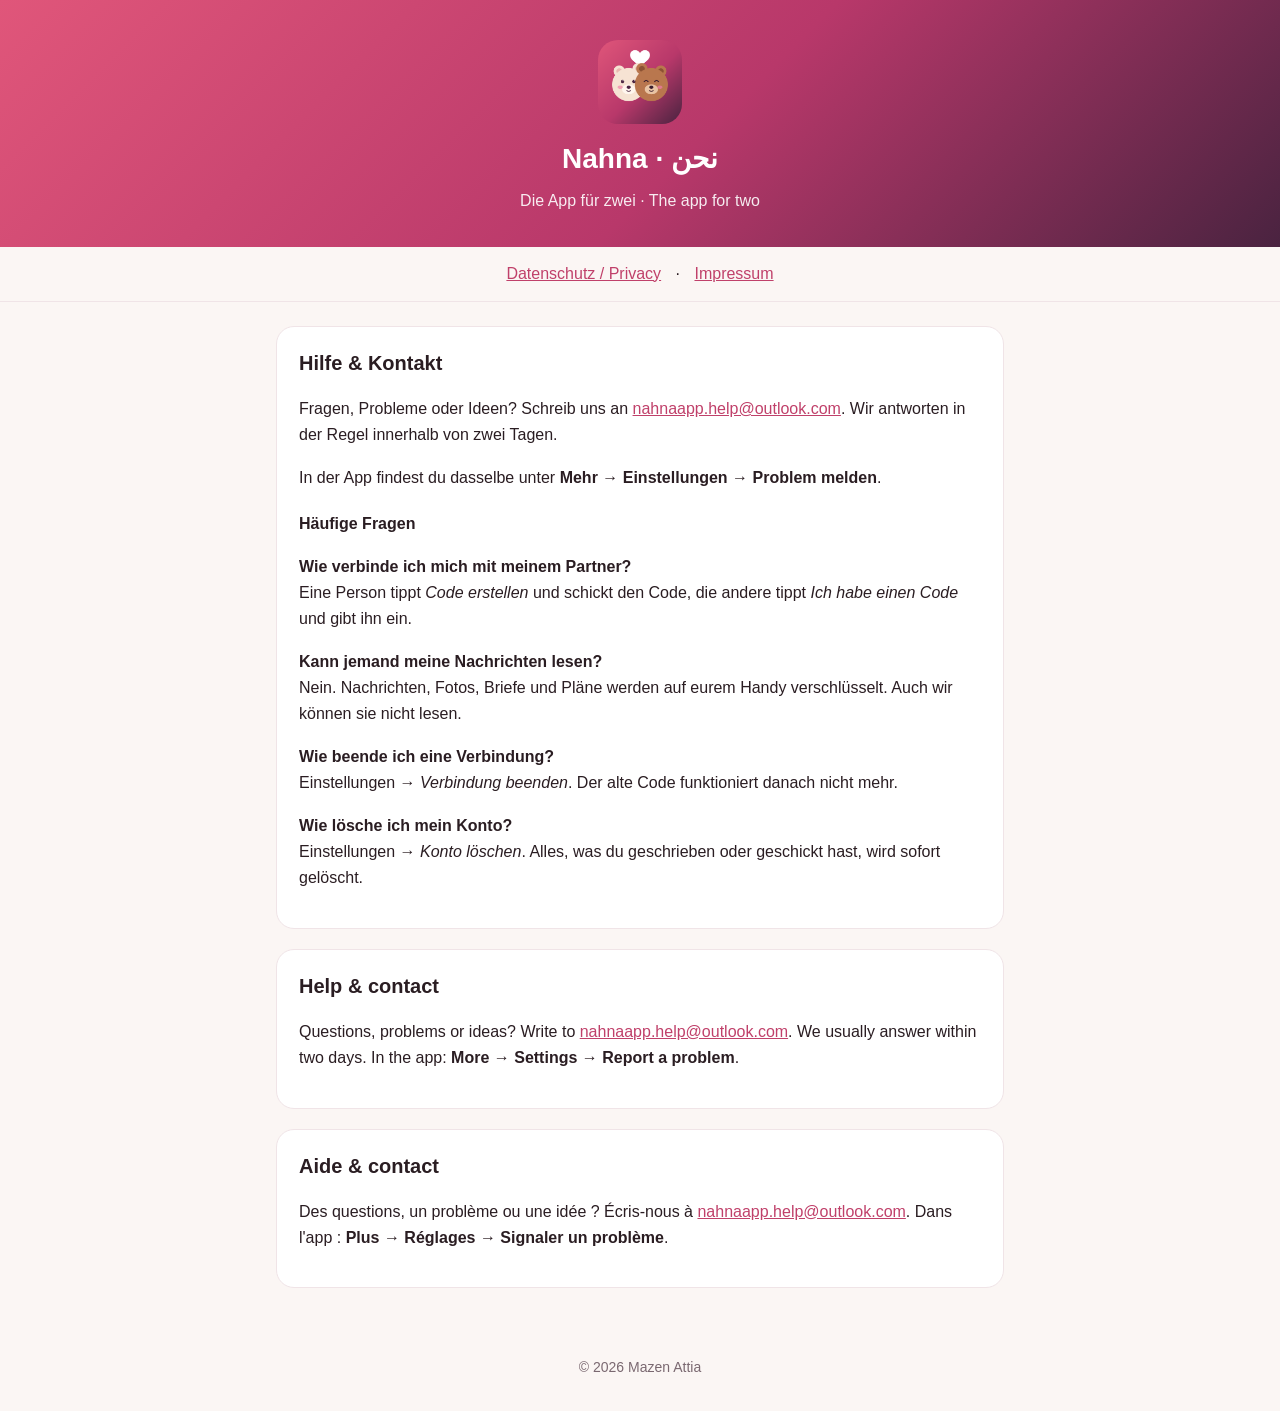
<file: index.html>
<!doctype html>
<html lang="de">
<head>
<meta charset="utf-8">
<meta name="viewport" content="width=device-width, initial-scale=1">
<title>Nahna – App für zwei</title>
<link rel="stylesheet" href="style.css">
</head>
<body>
<header>
  <img src="icon.png" alt="">
  <h1>Nahna · نحن</h1>
  <p>Die App für zwei · The app for two</p>
</header>
<nav><a href="privacy.html">Datenschutz / Privacy</a> · <a href="imprint.html">Impressum</a></nav>
<main>
  <section>
    <h2>Hilfe &amp; Kontakt</h2>
    <p>Fragen, Probleme oder Ideen? Schreib uns an <a href="mailto:nahnaapp.help@outlook.com">nahnaapp.help@outlook.com</a>. Wir antworten in der Regel innerhalb von zwei Tagen.</p>
    <p>In der App findest du dasselbe unter <b>Mehr → Einstellungen → Problem melden</b>.</p>
    <h3>Häufige Fragen</h3>
    <p><b>Wie verbinde ich mich mit meinem Partner?</b><br>Eine Person tippt <i>Code erstellen</i> und schickt den Code, die andere tippt <i>Ich habe einen Code</i> und gibt ihn ein.</p>
    <p><b>Kann jemand meine Nachrichten lesen?</b><br>Nein. Nachrichten, Fotos, Briefe und Pläne werden auf eurem Handy verschlüsselt. Auch wir können sie nicht lesen.</p>
    <p><b>Wie beende ich eine Verbindung?</b><br>Einstellungen → <i>Verbindung beenden</i>. Der alte Code funktioniert danach nicht mehr.</p>
    <p><b>Wie lösche ich mein Konto?</b><br>Einstellungen → <i>Konto löschen</i>. Alles, was du geschrieben oder geschickt hast, wird sofort gelöscht.</p>
  </section>
  <section lang="en">
    <h2>Help &amp; contact</h2>
    <p>Questions, problems or ideas? Write to <a href="mailto:nahnaapp.help@outlook.com">nahnaapp.help@outlook.com</a>. We usually answer within two days. In the app: <b>More → Settings → Report a problem</b>.</p>
  </section>
  <section lang="fr">
    <h2>Aide &amp; contact</h2>
    <p>Des questions, un problème ou une idée ? Écris-nous à <a href="mailto:nahnaapp.help@outlook.com">nahnaapp.help@outlook.com</a>. Dans l'app : <b>Plus → Réglages → Signaler un problème</b>.</p>
  </section>
</main>
<footer>© 2026 Mazen Attia</footer>
</body>
</html>
</file>
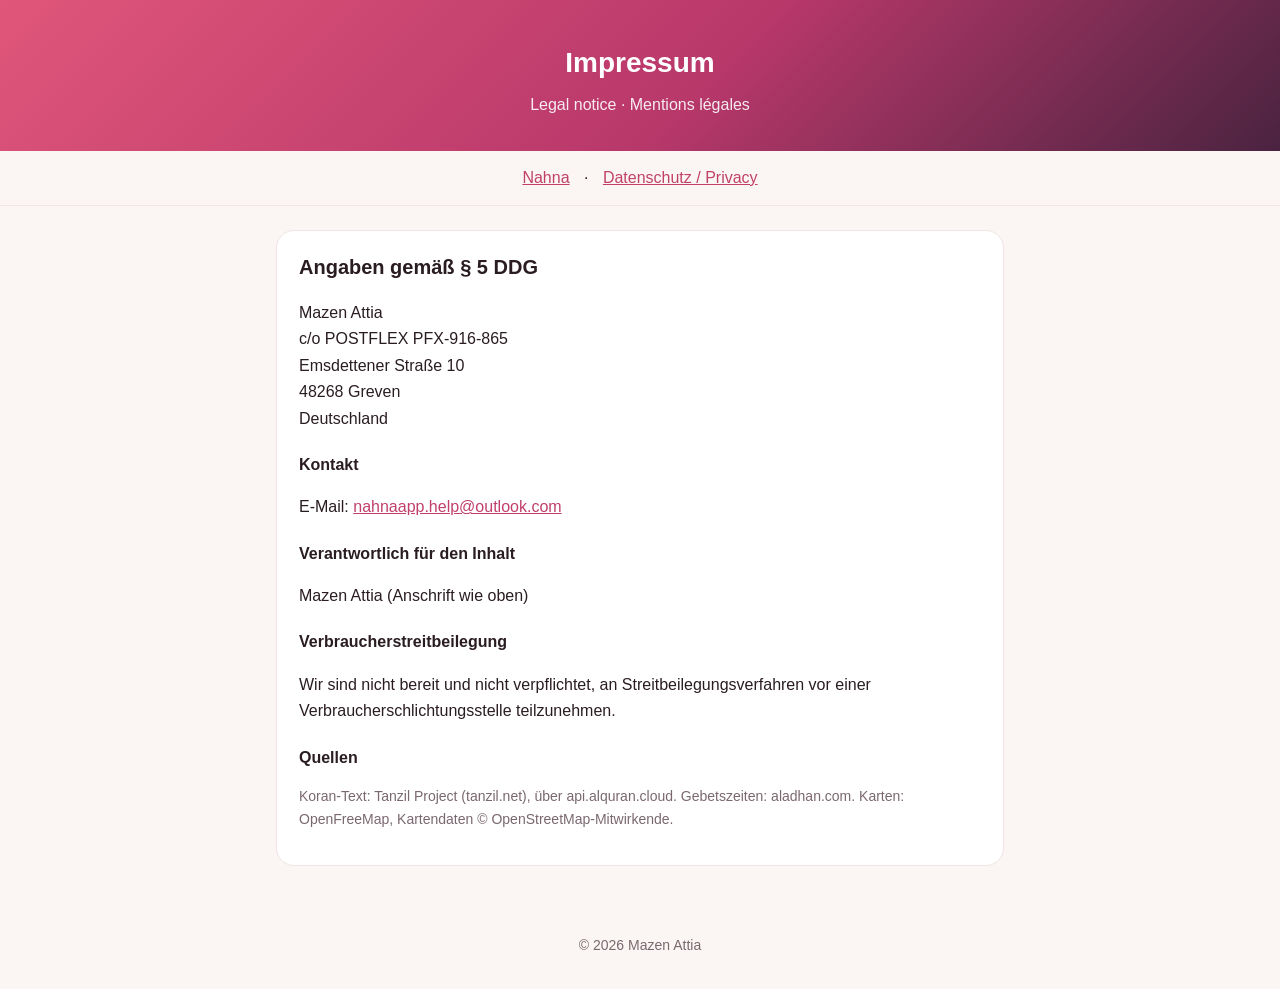
<file: imprint.html>
<!doctype html>
<html lang="de">
<head>
<meta charset="utf-8">
<meta name="viewport" content="width=device-width, initial-scale=1">
<title>Nahna – Impressum</title>
<link rel="stylesheet" href="style.css">
</head>
<body>
<header>
  <h1>Impressum</h1>
  <p>Legal notice · Mentions légales</p>
</header>
<nav><a href="index.html">Nahna</a> · <a href="privacy.html">Datenschutz / Privacy</a></nav>
<main>
  <section>
    <h2>Angaben gemäß § 5 DDG</h2>
    <p>Mazen Attia<br>c/o POSTFLEX PFX-916-865<br>Emsdettener Straße 10<br>48268 Greven<br>Deutschland</p>
    <h3>Kontakt</h3>
    <p>E-Mail: <a href="mailto:nahnaapp.help@outlook.com">nahnaapp.help@outlook.com</a></p>
    <h3>Verantwortlich für den Inhalt</h3>
    <p>Mazen Attia (Anschrift wie oben)</p>
    <h3>Verbraucherstreitbeilegung</h3>
    <p>Wir sind nicht bereit und nicht verpflichtet, an Streitbeilegungsverfahren vor einer Verbraucherschlichtungsstelle teilzunehmen.</p>
    <h3>Quellen</h3>
    <p class="muted">Koran-Text: Tanzil Project (tanzil.net), über api.alquran.cloud. Gebetszeiten: aladhan.com. Karten: OpenFreeMap, Kartendaten © OpenStreetMap-Mitwirkende.</p>
  </section>
</main>
<footer>© 2026 Mazen Attia</footer>
</body>
</html>
</file>
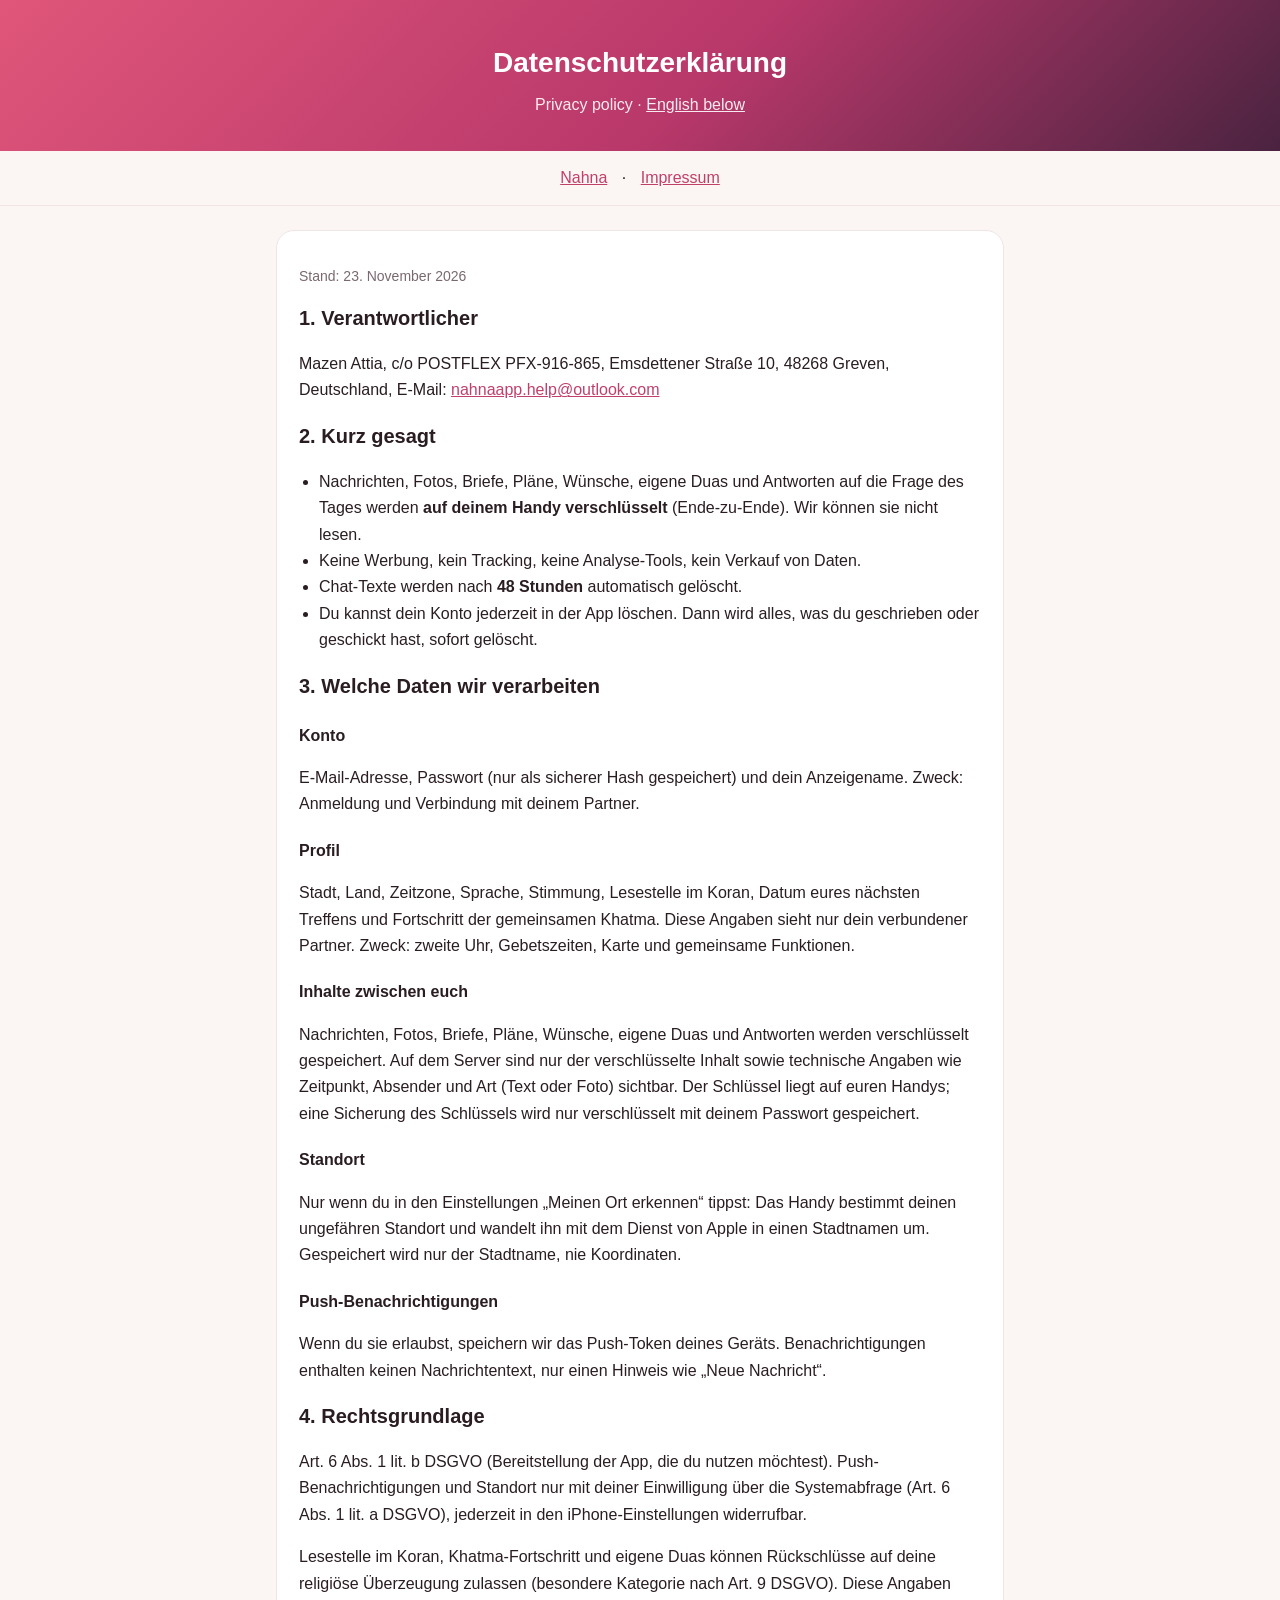
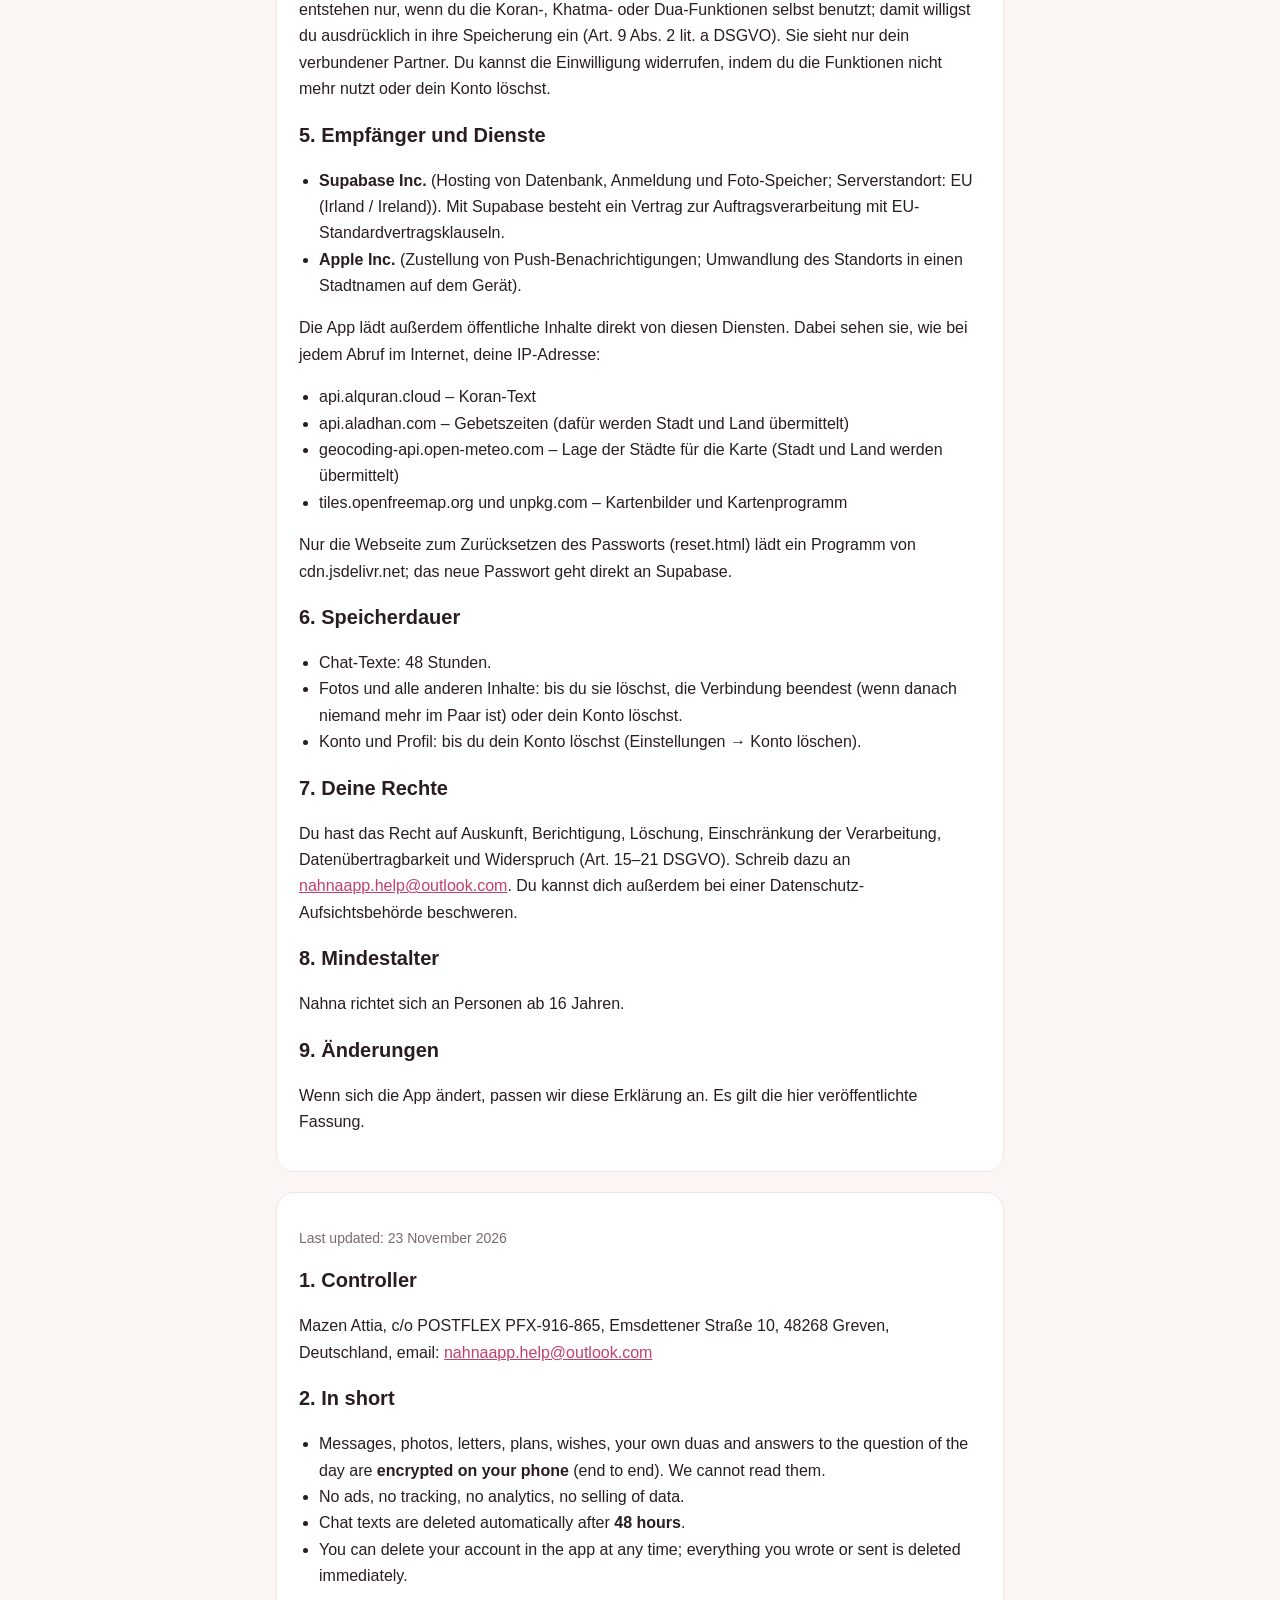
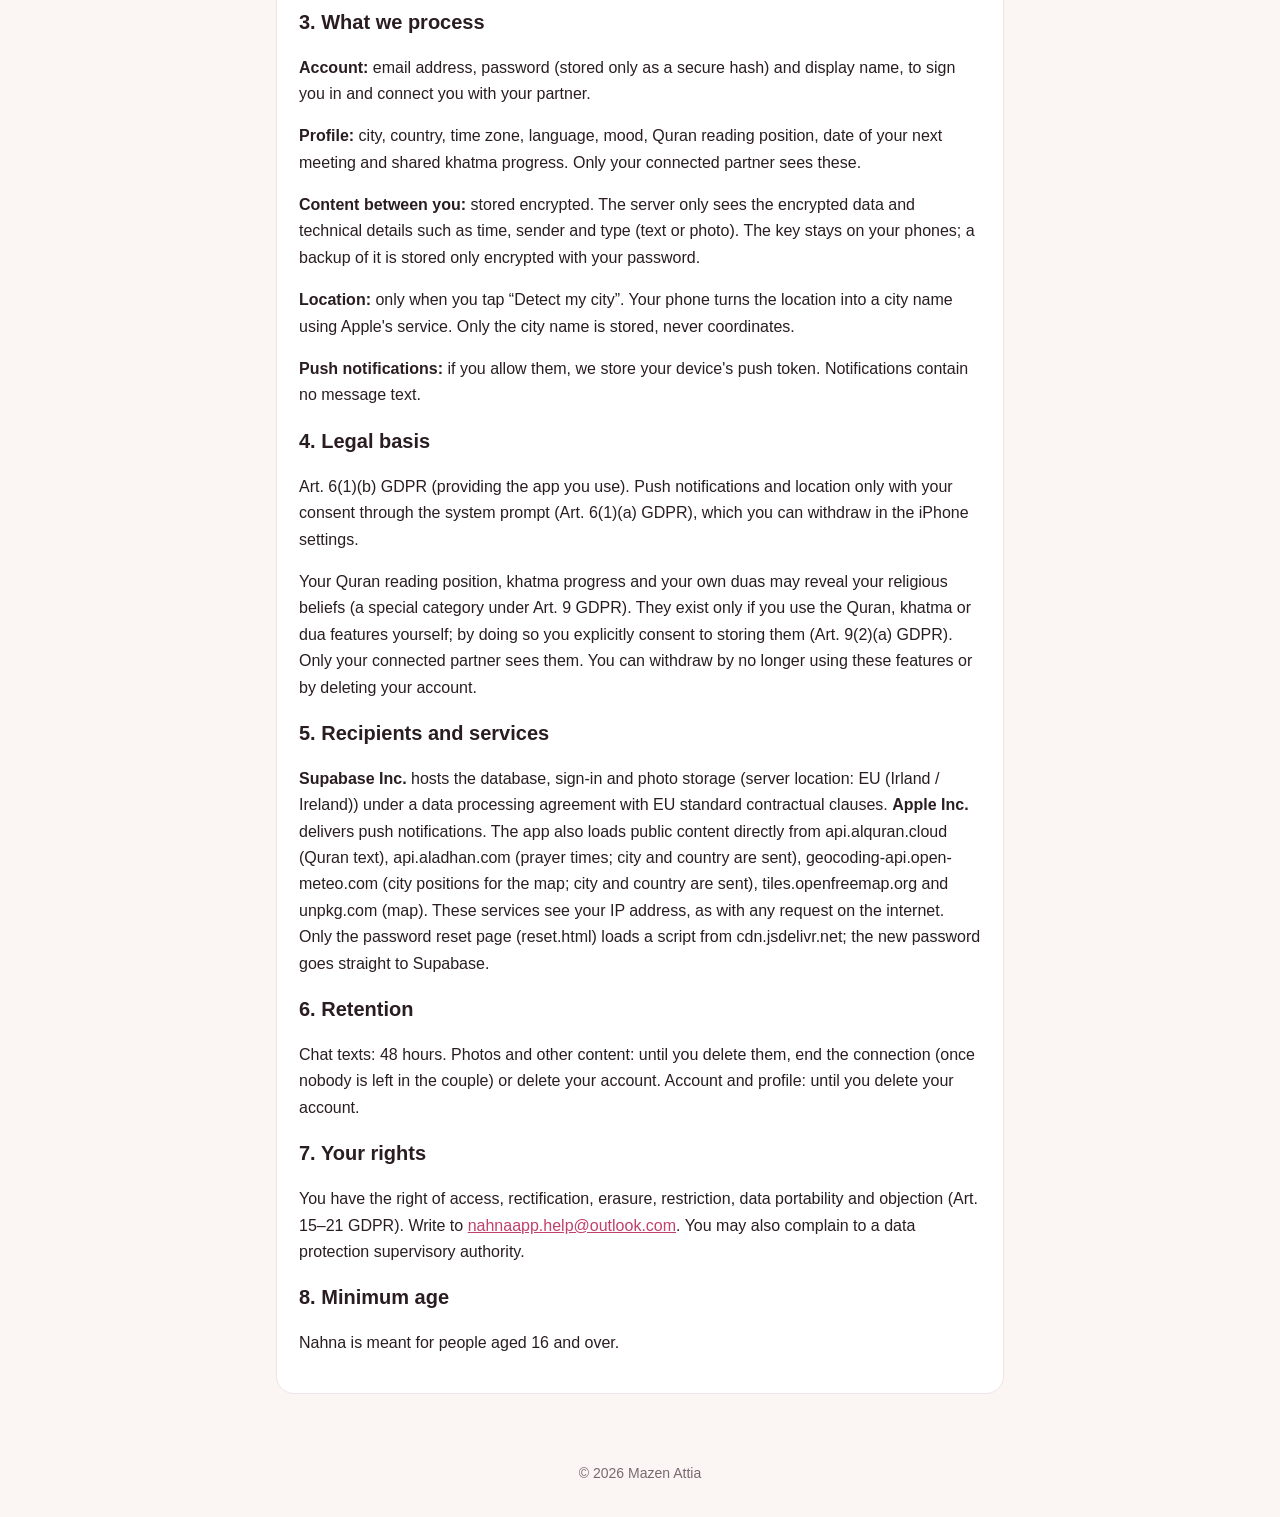
<file: privacy.html>
<!doctype html>
<html lang="de">
<head>
<meta charset="utf-8">
<meta name="viewport" content="width=device-width, initial-scale=1">
<title>Nahna – Datenschutz</title>
<link rel="stylesheet" href="style.css">
</head>
<body>
<header>
  <h1>Datenschutzerklärung</h1>
  <p>Privacy policy · <a href="#en" style="color:#fff">English below</a></p>
</header>
<nav><a href="index.html">Nahna</a> · <a href="imprint.html">Impressum</a></nav>
<main>
<section>
  <p class="muted">Stand: 23. November 2026</p>

  <h2>1. Verantwortlicher</h2>
  <p>Mazen Attia, c/o POSTFLEX PFX-916-865, Emsdettener Straße 10, 48268 Greven, Deutschland, E-Mail: <a href="mailto:nahnaapp.help@outlook.com">nahnaapp.help@outlook.com</a></p>

  <h2>2. Kurz gesagt</h2>
  <ul>
    <li>Nachrichten, Fotos, Briefe, Pläne, Wünsche, eigene Duas und Antworten auf die Frage des Tages werden <b>auf deinem Handy verschlüsselt</b> (Ende-zu-Ende). Wir können sie nicht lesen.</li>
    <li>Keine Werbung, kein Tracking, keine Analyse-Tools, kein Verkauf von Daten.</li>
    <li>Chat-Texte werden nach <b>48 Stunden</b> automatisch gelöscht.</li>
    <li>Du kannst dein Konto jederzeit in der App löschen. Dann wird alles, was du geschrieben oder geschickt hast, sofort gelöscht.</li>
  </ul>

  <h2>3. Welche Daten wir verarbeiten</h2>
  <h3>Konto</h3>
  <p>E-Mail-Adresse, Passwort (nur als sicherer Hash gespeichert) und dein Anzeigename. Zweck: Anmeldung und Verbindung mit deinem Partner.</p>
  <h3>Profil</h3>
  <p>Stadt, Land, Zeitzone, Sprache, Stimmung, Lesestelle im Koran, Datum eures nächsten Treffens und Fortschritt der gemeinsamen Khatma. Diese Angaben sieht nur dein verbundener Partner. Zweck: zweite Uhr, Gebetszeiten, Karte und gemeinsame Funktionen.</p>
  <h3>Inhalte zwischen euch</h3>
  <p>Nachrichten, Fotos, Briefe, Pläne, Wünsche, eigene Duas und Antworten werden verschlüsselt gespeichert. Auf dem Server sind nur der verschlüsselte Inhalt sowie technische Angaben wie Zeitpunkt, Absender und Art (Text oder Foto) sichtbar. Der Schlüssel liegt auf euren Handys; eine Sicherung des Schlüssels wird nur verschlüsselt mit deinem Passwort gespeichert.</p>
  <h3>Standort</h3>
  <p>Nur wenn du in den Einstellungen „Meinen Ort erkennen“ tippst: Das Handy bestimmt deinen ungefähren Standort und wandelt ihn mit dem Dienst von Apple in einen Stadtnamen um. Gespeichert wird nur der Stadtname, nie Koordinaten.</p>
  <h3>Push-Benachrichtigungen</h3>
  <p>Wenn du sie erlaubst, speichern wir das Push-Token deines Geräts. Benachrichtigungen enthalten keinen Nachrichtentext, nur einen Hinweis wie „Neue Nachricht“.</p>

  <h2>4. Rechtsgrundlage</h2>
  <p>Art. 6 Abs. 1 lit. b DSGVO (Bereitstellung der App, die du nutzen möchtest). Push-Benachrichtigungen und Standort nur mit deiner Einwilligung über die Systemabfrage (Art. 6 Abs. 1 lit. a DSGVO), jederzeit in den iPhone-Einstellungen widerrufbar.</p>
  <p>Lesestelle im Koran, Khatma-Fortschritt und eigene Duas können Rückschlüsse auf deine religiöse Überzeugung zulassen (besondere Kategorie nach Art. 9 DSGVO). Diese Angaben entstehen nur, wenn du die Koran-, Khatma- oder Dua-Funktionen selbst benutzt; damit willigst du ausdrücklich in ihre Speicherung ein (Art. 9 Abs. 2 lit. a DSGVO). Sie sieht nur dein verbundener Partner. Du kannst die Einwilligung widerrufen, indem du die Funktionen nicht mehr nutzt oder dein Konto löschst.</p>

  <h2>5. Empfänger und Dienste</h2>
  <ul>
    <li><b>Supabase Inc.</b> (Hosting von Datenbank, Anmeldung und Foto-Speicher; Serverstandort: EU (Irland / Ireland)). Mit Supabase besteht ein Vertrag zur Auftragsverarbeitung mit EU-Standardvertragsklauseln.</li>
    <li><b>Apple Inc.</b> (Zustellung von Push-Benachrichtigungen; Umwandlung des Standorts in einen Stadtnamen auf dem Gerät).</li>
  </ul>
  <p>Die App lädt außerdem öffentliche Inhalte direkt von diesen Diensten. Dabei sehen sie, wie bei jedem Abruf im Internet, deine IP-Adresse:</p>
  <ul>
    <li>api.alquran.cloud – Koran-Text</li>
    <li>api.aladhan.com – Gebetszeiten (dafür werden Stadt und Land übermittelt)</li>
    <li>geocoding-api.open-meteo.com – Lage der Städte für die Karte (Stadt und Land werden übermittelt)</li>
    <li>tiles.openfreemap.org und unpkg.com – Kartenbilder und Kartenprogramm</li>
  </ul>
  <p>Nur die Webseite zum Zurücksetzen des Passworts (reset.html) lädt ein Programm von cdn.jsdelivr.net; das neue Passwort geht direkt an Supabase.</p>

  <h2>6. Speicherdauer</h2>
  <ul>
    <li>Chat-Texte: 48 Stunden.</li>
    <li>Fotos und alle anderen Inhalte: bis du sie löschst, die Verbindung beendest (wenn danach niemand mehr im Paar ist) oder dein Konto löschst.</li>
    <li>Konto und Profil: bis du dein Konto löschst (Einstellungen → Konto löschen).</li>
  </ul>

  <h2>7. Deine Rechte</h2>
  <p>Du hast das Recht auf Auskunft, Berichtigung, Löschung, Einschränkung der Verarbeitung, Datenübertragbarkeit und Widerspruch (Art. 15–21 DSGVO). Schreib dazu an <a href="mailto:nahnaapp.help@outlook.com">nahnaapp.help@outlook.com</a>. Du kannst dich außerdem bei einer Datenschutz-Aufsichtsbehörde beschweren.</p>

  <h2>8. Mindestalter</h2>
  <p>Nahna richtet sich an Personen ab 16 Jahren.</p>

  <h2>9. Änderungen</h2>
  <p>Wenn sich die App ändert, passen wir diese Erklärung an. Es gilt die hier veröffentlichte Fassung.</p>
</section>

<section id="en" lang="en">
  <p class="muted">Last updated: 23 November 2026</p>

  <h2>1. Controller</h2>
  <p>Mazen Attia, c/o POSTFLEX PFX-916-865, Emsdettener Straße 10, 48268 Greven, Deutschland, email: <a href="mailto:nahnaapp.help@outlook.com">nahnaapp.help@outlook.com</a></p>

  <h2>2. In short</h2>
  <ul>
    <li>Messages, photos, letters, plans, wishes, your own duas and answers to the question of the day are <b>encrypted on your phone</b> (end to end). We cannot read them.</li>
    <li>No ads, no tracking, no analytics, no selling of data.</li>
    <li>Chat texts are deleted automatically after <b>48 hours</b>.</li>
    <li>You can delete your account in the app at any time; everything you wrote or sent is deleted immediately.</li>
  </ul>

  <h2>3. What we process</h2>
  <p><b>Account:</b> email address, password (stored only as a secure hash) and display name, to sign you in and connect you with your partner.</p>
  <p><b>Profile:</b> city, country, time zone, language, mood, Quran reading position, date of your next meeting and shared khatma progress. Only your connected partner sees these.</p>
  <p><b>Content between you:</b> stored encrypted. The server only sees the encrypted data and technical details such as time, sender and type (text or photo). The key stays on your phones; a backup of it is stored only encrypted with your password.</p>
  <p><b>Location:</b> only when you tap “Detect my city”. Your phone turns the location into a city name using Apple's service. Only the city name is stored, never coordinates.</p>
  <p><b>Push notifications:</b> if you allow them, we store your device's push token. Notifications contain no message text.</p>

  <h2>4. Legal basis</h2>
  <p>Art. 6(1)(b) GDPR (providing the app you use). Push notifications and location only with your consent through the system prompt (Art. 6(1)(a) GDPR), which you can withdraw in the iPhone settings.</p>
  <p>Your Quran reading position, khatma progress and your own duas may reveal your religious beliefs (a special category under Art. 9 GDPR). They exist only if you use the Quran, khatma or dua features yourself; by doing so you explicitly consent to storing them (Art. 9(2)(a) GDPR). Only your connected partner sees them. You can withdraw by no longer using these features or by deleting your account.</p>

  <h2>5. Recipients and services</h2>
  <p><b>Supabase Inc.</b> hosts the database, sign-in and photo storage (server location: EU (Irland / Ireland)) under a data processing agreement with EU standard contractual clauses. <b>Apple Inc.</b> delivers push notifications. The app also loads public content directly from api.alquran.cloud (Quran text), api.aladhan.com (prayer times; city and country are sent), geocoding-api.open-meteo.com (city positions for the map; city and country are sent), tiles.openfreemap.org and unpkg.com (map). These services see your IP address, as with any request on the internet. Only the password reset page (reset.html) loads a script from cdn.jsdelivr.net; the new password goes straight to Supabase.</p>

  <h2>6. Retention</h2>
  <p>Chat texts: 48 hours. Photos and other content: until you delete them, end the connection (once nobody is left in the couple) or delete your account. Account and profile: until you delete your account.</p>

  <h2>7. Your rights</h2>
  <p>You have the right of access, rectification, erasure, restriction, data portability and objection (Art. 15–21 GDPR). Write to <a href="mailto:nahnaapp.help@outlook.com">nahnaapp.help@outlook.com</a>. You may also complain to a data protection supervisory authority.</p>

  <h2>8. Minimum age</h2>
  <p>Nahna is meant for people aged 16 and over.</p>
</section>
</main>
<footer>© 2026 Mazen Attia</footer>
</body>
</html>
</file>
<file: style.css>
:root {
  --bg: #fbf6f4;
  --card: #ffffff;
  --text: #2a1d22;
  --muted: #7a6870;
  --rose: #c0406a;
  --line: #f0e4e7;
}
@media (prefers-color-scheme: dark) {
  :root { --bg: #151012; --card: #1e181b; --text: #f6edf0; --muted: #b4a2a9; --rose: #f07a9a; --line: #33292d; }
}
* { box-sizing: border-box; }
body {
  margin: 0; background: var(--bg); color: var(--text);
  font: 16px/1.65 -apple-system, BlinkMacSystemFont, "Segoe UI", Roboto, sans-serif;
}
header {
  background: linear-gradient(135deg, #e0567a, #b8386a 55%, #4a2340);
  color: #fff; padding: 40px 16px 32px; text-align: center;
}
header img { width: 84px; height: 84px; border-radius: 20px; display: block; margin: 0 auto 12px; }
header h1 { margin: 0; font-size: 28px; }
header p { margin: 6px 0 0; opacity: .9; }
nav { text-align: center; padding: 14px 16px; border-bottom: 1px solid var(--line); }
nav a { margin: 0 10px; }
main { max-width: 760px; margin: 0 auto; padding: 24px 16px 48px; }
section { background: var(--card); border: 1px solid var(--line); border-radius: 18px; padding: 20px 22px; margin: 0 0 20px; }
h2 { font-size: 20px; margin: 0 0 8px; }
h3 { font-size: 16px; margin: 20px 0 4px; }
a { color: var(--rose); }
ul { padding-left: 20px; }
.muted { color: var(--muted); font-size: 14px; }
footer { text-align: center; color: var(--muted); font-size: 14px; padding: 0 16px 32px; }
</file>
